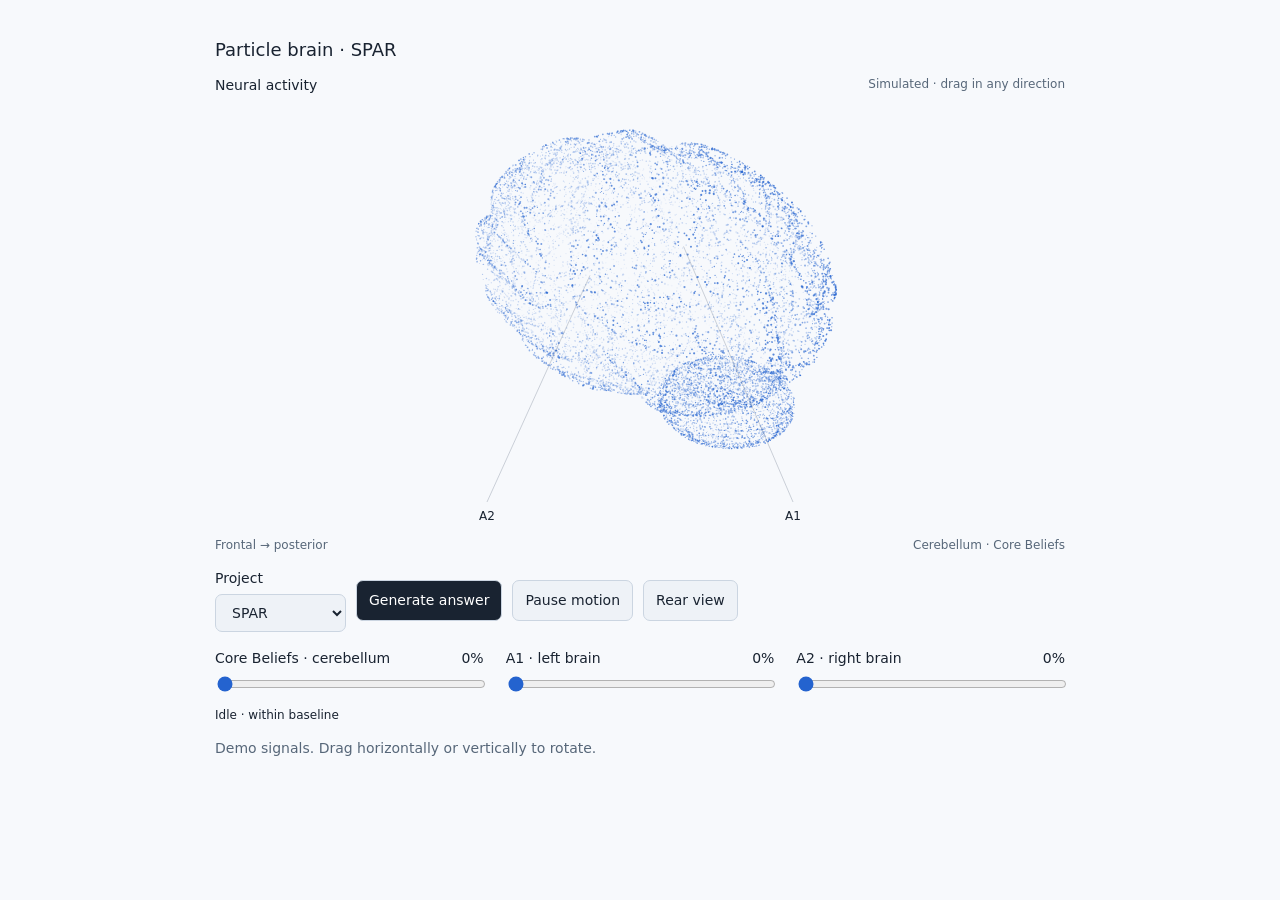
<file: assets/mock-brain/index.html>
<!doctype html>
<html lang="en">
<head>
<meta charset="utf-8">
<meta name="viewport" content="width=device-width,initial-scale=1">
<title>Particle brain · SPAR</title>
<style>
:root{color-scheme:light dark}body{margin:0;background:light-dark(#f7f9fc,#0c1421);color:light-dark(#192331,#e4edf9);font:14px/1.5 system-ui,sans-serif}main{max-width:850px;margin:auto;padding:24px}h1{font-size:18px;font-weight:500}p{color:light-dark(#576779,#99a9bc)}
</style>
</head>
<body><main><h1>Particle brain · SPAR</h1><div id="brain"></div><p>Demo signals. Drag horizontally or vertically to rotate.</p></main>
<script type="module">
import {createParticleBrain} from './particle-brain.js';
const brain=createParticleBrain(document.getElementById('brain'),{mode:'spar'});
window.brain=brain;
window.addEventListener('pagehide',()=>brain.destroy(),{once:true});
</script>
</body></html>
</file>
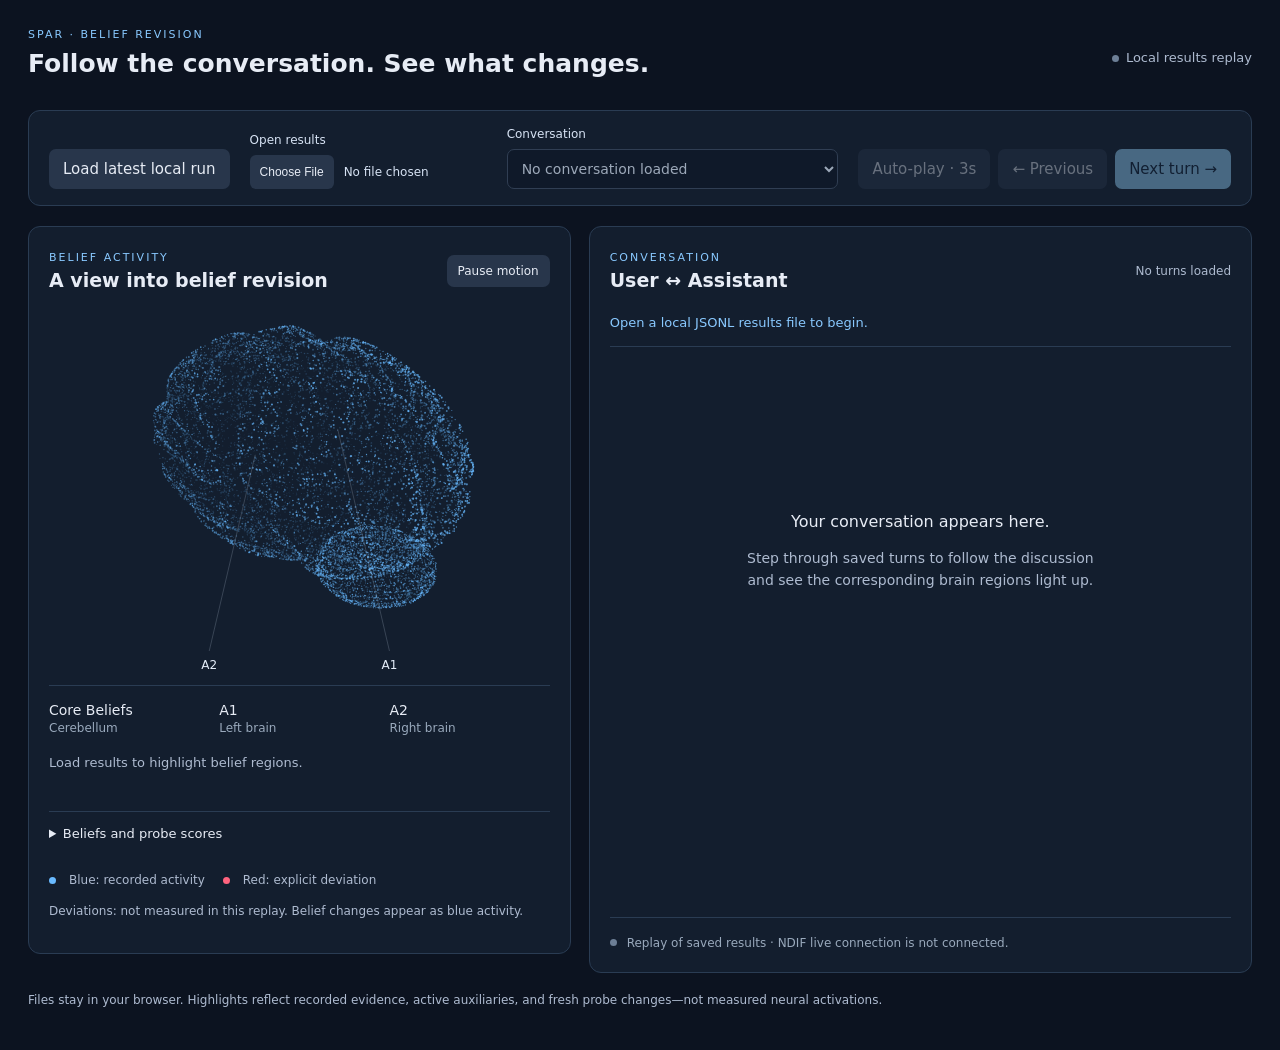
<file: assets/mock-brain/results.html>
<!doctype html>
<html lang="en">
<head>
<meta charset="utf-8"><meta name="viewport" content="width=device-width,initial-scale=1">
<title>SPAR · Belief revision</title>
<link rel="stylesheet" href="./results.css">
</head>
<body>
<header class="header"><div><div class="tag">SPAR · BELIEF REVISION</div><h1>Follow the conversation. See what changes.</h1></div><div class="session-status"><span class="dot"></span>Local results replay</div></header>
<section class="toolbar" aria-label="Replay controls">
<button id="latest" class="secondary">Load latest local run</button>
<label class="file-label">Open results<input id="file" type="file" accept=".jsonl,.ndjson"></label>
<label class="conversation-picker">Conversation<select id="conversation" disabled><option>No conversation loaded</option></select></label>
<div class="turn-controls"><button id="autoplay" class="secondary" aria-pressed="false" disabled>Auto-play · 3s</button><button id="previous" class="secondary" disabled>← Previous</button><button id="next" disabled>Next turn →</button></div>
</section>
<p id="error" role="alert"></p>
<div class="columns">
<section class="card brain-card" aria-labelledby="brain-title">
<div class="panel-heading"><div><span class="tag">BELIEF ACTIVITY</span><h2 id="brain-title">A view into belief revision</h2></div><button id="pause" class="secondary">Pause motion</button></div>
<div id="brain" class="brain"></div>
<div class="region-key"><span><b>Core Beliefs</b>Cerebellum</span><span><b>A1</b>Left brain</span><span><b>A2</b>Right brain</span></div>
<p id="reasons" class="indicator" aria-live="polite">Load results to highlight belief regions.</p>
<details class="details"><summary>Beliefs and probe scores</summary><p id="beliefs" class="meta">No measurements loaded.</p><div id="claims" class="meta">Belief descriptions appear here.</div></details>
<p class="meta legend"><span class="dot blue"></span>Blue: recorded activity <span class="dot red"></span>Red: explicit deviation</p>
<p class="meta">Deviations: not measured in this replay. Belief changes appear as blue activity.</p>
</section>
<section class="card chat-card" aria-labelledby="chat-title">
<div class="panel-heading"><div><span class="tag">CONVERSATION</span><h2 id="chat-title">User ↔ Assistant</h2></div><span id="position" class="meta">No turns loaded</span></div>
<p id="summary" class="chat-status" role="status">Open a local JSONL results file to begin.</p>
<div id="transcript" class="transcript" role="region" aria-label="Conversation transcript" tabindex="0"><div class="empty"><h3>Your conversation appears here.</h3><p>Step through saved turns to follow the discussion and see the corresponding brain regions light up.</p></div></div>
<div class="chat-footer"><span class="dot"></span><span>Replay of saved results · NDIF live connection is not connected.</span></div>
</section>
</div>
<p class="page-note">Files stay in your browser. Highlights reflect recorded evidence, active auxiliaries, and fresh probe changes—not measured neural activations.</p>
<script type="module" src="./results-viewer.js?v=5"></script>
</body></html>
</file>
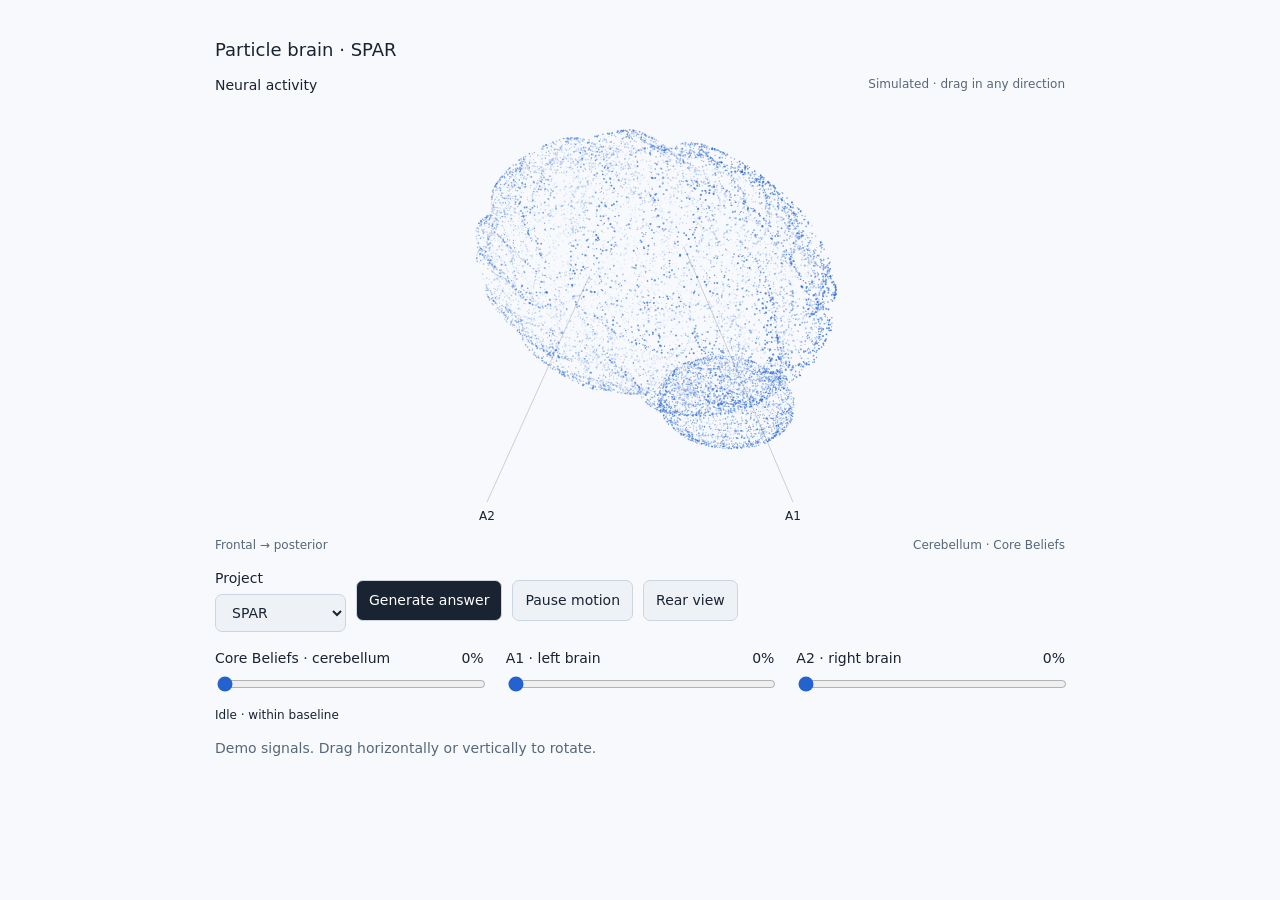
<file: assets/mock-brain/standalone.html>
<!doctype html>
<html lang="en">
<head>
<meta charset="utf-8">
<meta name="viewport" content="width=device-width,initial-scale=1">
<title>Particle brain · SPAR</title>
<style>
:root{color-scheme:light dark}body{margin:0;background:light-dark(#f7f9fc,#0c1421);color:light-dark(#192331,#e4edf9);font:14px/1.5 system-ui,sans-serif}main{max-width:850px;margin:auto;padding:24px}h1{font-size:18px;font-weight:500}p{color:light-dark(#576779,#99a9bc)}
</style>
</head>
<body><main><h1>Particle brain · SPAR</h1><div id="brain"></div><p>Demo signals. Drag horizontally or vertically to rotate.</p></main>
<script type="module">
/** Mount an isolated, dependency-free particle-brain renderer. See README.md. */
function createParticleBrain(container, options = {}) {
  if (!(container instanceof Element)) throw new TypeError('Expected a DOM element');
  const host = document.createElement('div');
  container.append(host);
  const shadow = host.attachShadow({mode: 'open'});
  const styleLink = document.createElement('style');
  styleLink.textContent = "\n:host{display:block;color-scheme:light dark;--blue:light-dark(#2463cf,#69baff);--red:light-dark(#d32640,#ff637e);--foreground:light-dark(#192331,#e4edf9);--muted-foreground:light-dark(#576779,#99a9bc);font:14px/1.5 system-ui,sans-serif;color:var(--foreground)}\n*{box-sizing:border-box}\n.particle-brain{--blue:var(--brain-blue,light-dark(#2463cf,#69baff));--red:var(--brain-red,light-dark(#d32640,#ff637e));--foreground:var(--brain-text,light-dark(#192331,#e4edf9));--muted-foreground:var(--brain-muted,light-dark(#576779,#99a9bc));color:var(--foreground)}\n.text-small{font-size:12px}.text-muted{color:var(--muted-foreground)}\n.viz-controls{display:flex;align-items:center;gap:10px;flex-wrap:wrap}\n.form-label{display:flex;flex-direction:column;gap:5px}\n.btn,.form-select{font:inherit;color:var(--foreground);background:light-dark(#eef2f7,#202c3e);border:1px solid light-dark(#cbd5e1,#435169);border-radius:7px;padding:9px 12px;cursor:pointer}\n.btn-primary{background:var(--foreground);color:light-dark(#fff,#101824)}\n.form-range{width:100%;accent-color:var(--blue)}\nbutton:focus-visible,input:focus-visible,select:focus-visible{outline:2px solid var(--blue);outline-offset:3px}\n\n.particle-brain{width:100%}.particle-brain .stage{height:440px;position:relative}.particle-brain canvas{width:100%;height:100%;display:block;touch-action:none;cursor:grab}.particle-brain canvas:active{cursor:grabbing}.particle-brain .caption{display:flex;justify-content:space-between;gap:12px;flex-wrap:wrap}.particle-brain .controls{margin-top:14px}.particle-brain .fields{display:flex;gap:22px;flex-wrap:wrap;margin-top:16px}.particle-brain .field{flex:1;min-width:150px}.particle-brain .readout{display:flex;justify-content:space-between;gap:12px}.particle-brain [hidden]{display:none!important}@media(max-width:480px){.particle-brain .stage{height:330px}}\n\n.particle-brain .stage{height:var(--brain-height,440px)}\n@media(max-width:480px){.particle-brain .stage{height:var(--brain-height,330px)}}\n";
  shadow.append(styleLink);
  const template = document.createElement('template');
  template.innerHTML = "<div class=\"particle-brain\">\n<div class=\"caption\"><span>Neural activity</span><span class=\"text-small text-muted\">Simulated \u00b7 drag in any direction</span></div>\n<div class=\"stage\"><canvas role=\"img\" aria-label=\"A floating particle brain with pronounced folds and a softly joined center. In SPAR mode the cerebellum represents Core Beliefs; the left and right cerebral hemispheres represent A1 and A2.\"></canvas></div>\n<div class=\"caption text-small text-muted\"><span>Frontal \u2192 posterior</span><span data-mapping>Cerebellum \u00b7 inactive</span></div>\n<div class=\"viz-controls controls\">\n<label class=\"form-label\">Project<select class=\"form-select\" data-mode><option value=\"hasbro\">Hasbro Prep</option><option value=\"spar\">SPAR</option></select></label>\n<button type=\"button\" class=\"btn btn-primary\" data-generate>Generate answer</button>\n<button type=\"button\" class=\"btn\" data-pause aria-pressed=\"false\">Pause motion</button>\n<button type=\"button\" class=\"btn btn-ghost\" data-view>Rear view</button>\n</div>\n<div class=\"fields\">\n<label class=\"form-label field\"><span class=\"readout\"><span data-core-label>Regional deviation</span><output data-value=\"0\">0%</output></span><input class=\"form-range\" type=\"range\" min=\"0\" max=\"100\" value=\"0\" data-region=\"0\" aria-label=\"Core brain deviation\"></label>\n<label class=\"form-label field\" data-support hidden><span class=\"readout\"><span>A1 \u00b7 left brain</span><output data-value=\"1\">0%</output></span><input class=\"form-range\" type=\"range\" min=\"0\" max=\"100\" value=\"0\" data-region=\"1\" aria-label=\"Supporting belief a1 deviation\"></label>\n<label class=\"form-label field\" data-support hidden><span class=\"readout\"><span>A2 \u00b7 right brain</span><output data-value=\"2\">0%</output></span><input class=\"form-range\" type=\"range\" min=\"0\" max=\"100\" value=\"0\" data-region=\"2\" aria-label=\"Supporting belief a2 deviation\"></label>\n</div>\n<div class=\"text-small\" aria-live=\"polite\" data-status style=\"margin-top:12px\"></div>\n</div>";
  shadow.append(template.content.cloneNode(true));
  const root = shadow.querySelector('.particle-brain');
  if (options.controls === false) {
    root.querySelectorAll('.caption,.controls,.fields,[data-status]').forEach(el => el.hidden = true);
  }
  let destroyed = false, frame = 0, controlled = false, externalProgress = null;

const canvas=root.querySelector('canvas'),ctx=canvas.getContext('2d'),modeControl=root.querySelector('[data-mode]'),generate=root.querySelector('[data-generate]'),pause=root.querySelector('[data-pause]'),view=root.querySelector('[data-view]'),status=root.querySelector('[data-status]');
const reduced=matchMedia('(prefers-reduced-motion: reduce)');
let seed=712;function random(){seed=(seed*1664525+1013904223)>>>0;return seed/4294967296}const points=[];
// Sculpted particle cortex: coherent winding ridges and deeper, sparse sulci.
for(const side of [-1,1])for(let i=0;i<5400;i++){
const u=random()*Math.PI*2,c=random(),s=Math.sqrt(1-c*c),a=Math.cos(u)*s,b=Math.sin(u)*s;
const phase=11*u+2.3*Math.sin(3*u+5*c)+2.8*Math.sin(7*c+u)+side*.4*c;
const ridge=(.5+.5*Math.cos(phase))**.65;
const sulcus=Math.exp(-Math.pow((a+.05+.24*b)/.045,2))*.10;
const lateral=Math.exp(-Math.pow((b+.29+.14*a)/.043,2))*.09*(.4+.6*c);
const fold=.90+.115*ridge-sulcus-lateral;
const shell=random()<.94?1:.72+random()*.23;
let x=1.49*a*fold*shell,y=1.02*b*fold*shell+.22-.075*a,z=side*.86*c*fold*shell;
// Lower posterior cortex settles over the tucked-in cerebellum.
if(y<-.12)y-=.035*Math.exp(-Math.pow((x-.9)/.5,2));
const brightness=(.32+.68*ridge)*(shell<1?.38:1)*(1-sulcus*5)*(1-lateral*5);
points.push({x,y,z,kind:0,region:side<0?1:2,brightness,seed:random()*6.28,r:.42+random()*.52});}
// A single tucked-in cerebellar envelope; both halves represent Core Beliefs in SPAR.
for(const side of [-1,1])for(let i=0;i<1450;i++){
const u=random()*Math.PI*2,c=random(),s=Math.sqrt(1-c*c),b=Math.sin(u)*s,ridge=(.5+.5*Math.cos(29*b+1.3*Math.sin(3*u)*c))**.6,f=.94+.075*ridge;
points.push({x:.78+.50*Math.cos(u)*s*f,y:-.66+.30*b*f,z:side*.49*c*f,kind:1,region:0,brightness:.35+.65*ridge,seed:random()*6.28,r:.38+random()*.43});}
let w=700,h=440,t=0,last=0,running=false,started=0,paused=reduced.matches,mode='spar',deviations=[0,0,0],smooth=[0,0,0],activity=[0,0,0],angle=-.60,targetAngle=-.60,tilt=.27,targetTilt=.27,rear=false,drag=null;
let blue,red,neutral,foreground;
function color(token){const e=document.createElement('span');e.style.color='var('+token+')';root.append(e);const c=getComputedStyle(e).color;e.remove();return c;}
function colors(){blue=color('--blue');red=color('--red');neutral=color('--muted-foreground');foreground=color('--foreground')}colors();
const themeObserver=new MutationObserver(colors);themeObserver.observe(document.documentElement,{attributes:true,attributeFilter:['class','style','data-theme']});
function resize(){const rect=canvas.getBoundingClientRect();w=rect.width;h=rect.height;const d=Math.min(devicePixelRatio||1,2);canvas.width=Math.round(w*d);canvas.height=Math.round(h*d);ctx.setTransform(d,0,0,d,0,0)}const sizeObserver=new ResizeObserver(resize);sizeObserver.observe(canvas);
function save(){host.dispatchEvent(new CustomEvent('brainchange',{detail:getState()}))}
function report(){root.querySelectorAll('[data-region]').forEach(e=>{e.value=Math.round(deviations[Number(e.dataset.region)]*100)});root.querySelectorAll('[data-value]').forEach(e=>{e.value=Math.round(deviations[Number(e.dataset.value)]*100)+'%'});root.querySelectorAll('[data-support]').forEach(e=>e.hidden=mode!=='spar');root.querySelector('[data-core-label]').textContent=mode==='spar'?'Core Beliefs · cerebellum':'Regional deviation';root.querySelector('[data-mapping]').textContent=mode==='spar'?'Cerebellum · Core Beliefs':'Cerebellum · inactive';modeControl.value=mode;const bad=deviations.map((d,i)=>d>.35&&(mode==='spar'||i===0)?['core','a1','a2'][i]:null).filter(Boolean);status.textContent=(running?'Generating':'Idle')+' · '+(bad.length?'Deviation: '+(mode==='spar'?bad.join(', '):'cortical region'):'within baseline')+(paused?' · motion paused':'');pause.textContent=paused?'Resume motion':'Pause motion';pause.setAttribute('aria-pressed',String(paused));generate.textContent=running?'Stop generation':'Generate answer';view.textContent=rear?'Three-quarter view':'Rear view'}
const clamp=v=>Math.max(0,Math.min(1,Number(v)||0));
root.querySelectorAll('[data-region]').forEach(e=>e.addEventListener('input',()=>{deviations[Number(e.dataset.region)]=Number(e.value)/100;report();save()}));modeControl.addEventListener('change',()=>{mode=modeControl.value;report();save()});pause.addEventListener('click',()=>{paused=!paused;report();save()});generate.addEventListener('click',()=>{controlled=false;externalProgress=null;running=!running;started=t;report()});view.addEventListener('click',()=>{rear=!rear;targetAngle=rear?-Math.PI/2:-.60;targetTilt=.27;report();save()});
canvas.addEventListener('pointerdown',e=>{if(e.button!==0)return;drag={x:e.clientX,y:e.clientY,angle:targetAngle,tilt:targetTilt};canvas.setPointerCapture(e.pointerId)});canvas.addEventListener('pointermove',e=>{if(!drag)return;targetAngle=drag.angle+(e.clientX-drag.x)*.007;targetTilt=Math.max(-1.4,Math.min(1.4,drag.tilt+(e.clientY-drag.y)*.007))});canvas.addEventListener('pointerup',()=>{drag=null;save()});canvas.addEventListener('pointercancel',()=>{drag=null});canvas.addEventListener('lostpointercapture',()=>{drag=null});report();
function project(x,y,z){const yaw=angle+Math.sin(t*.23)*.10,roll=-.035+Math.sin(t*.31)*.018,pitch=tilt;
let xx=x*Math.cos(yaw)+z*Math.sin(yaw),zz=-x*Math.sin(yaw)+z*Math.cos(yaw),yy=y*Math.cos(pitch)-zz*Math.sin(pitch);zz=y*Math.sin(pitch)+zz*Math.cos(pitch);
const nx=xx*Math.cos(roll)-yy*Math.sin(roll),ny=xx*Math.sin(roll)+yy*Math.cos(roll),scale=Math.min(w/3.85,h/3.4),perspective=5.8/(5.8-zz);
return {x:w*.5+nx*scale*perspective,y:h*.45-ny*scale*perspective+Math.sin(t*.8)*4,z:zz,k:perspective}}
function draw(now){if(destroyed)return;const dt=Math.min((now-last)/1000||0,.05);last=now;if(!paused)t+=dt;angle+=(targetAngle-angle)*Math.min(1,dt*7);tilt+=(targetTilt-tilt)*Math.min(1,dt*7);smooth=smooth.map((v,i)=>v+(deviations[i]-v)*Math.min(1,dt*5));if(running&&!controlled&&t-started>9){running=false;report()}
ctx.clearRect(0,0,w,h);const progress=running?(externalProgress??(controlled?((t-started)%9)/9:(t-started)/9)):0,front=-1.7+3.5*progress;
const plotted=points.map(p=>{const q=project(p.x,p.y,p.z),active=p.kind===0||mode==='spar';let wave=running&&active?(p.kind===0?Math.exp(-Math.pow((p.x-front)/.26,2)):Math.exp(-Math.pow((progress-(p.kind===1?.35:.65))/.17,2))):0;const glow=mode==='spar'?activity[p.region]:activity[0];const hot=Math.max(glow,wave*(.5+.5*(.5+.5*Math.sin(t*4+p.seed*11))**6));const local=p.kind===0?(mode==='spar'?1:Math.exp(-Math.pow((p.x-.32)/.39,4))):1;return {p,q,hot,red:active?local*smooth[mode==='spar'?p.region:0]:0,active}}).sort((a,b)=>a.q.z-b.q.z);
for(const a of plotted){const {p,q,hot}=a;const depth=Math.max(.1,Math.min(1,(q.z+1.3)/2.3));const alpha=(.12+.65*depth)*p.brightness+(hot*.37);const r=p.r*q.k*(1+hot*.9);ctx.fillStyle=a.active?blue:neutral;ctx.globalAlpha=Math.min(1,alpha*(a.active?1:.65));ctx.beginPath();ctx.arc(q.x,q.y,r,0,6.283);ctx.fill();
if(a.red>.01){ctx.fillStyle=red;ctx.globalAlpha=Math.min(.95,a.red*(.3+.6*depth)*p.brightness);ctx.beginPath();ctx.arc(q.x,q.y,r+.15,0,6.283);ctx.fill()}
if(hot>.4||(a.red>.5&&p.seed>5.6)){ctx.fillStyle=a.red>.35?red:blue;ctx.globalAlpha=.045*(hot+a.red);ctx.beginPath();ctx.arc(q.x,q.y,r*4,0,6.283);ctx.fill();ctx.globalAlpha=.12*(hot+a.red);ctx.beginPath();ctx.arc(q.x,q.y,r*1.9,0,6.283);ctx.fill()}}
// Label anatomical halves as they rotate.
if(mode==='spar'){
const anchors=[{q:project(0,.3,-.65),text:'A1',id:1},{q:project(0,.3,.65),text:'A2',id:2}].sort((a,b)=>a.q.x-b.q.x);
anchors.forEach((a,i)=>{const x=w*(i===0?.32:.68),y=h-16;ctx.globalAlpha=.4;ctx.strokeStyle=deviations[a.id]>.35?red:neutral;ctx.lineWidth=.7;ctx.beginPath();ctx.moveTo(a.q.x,a.q.y);ctx.lineTo(x,y-18);ctx.stroke();ctx.globalAlpha=1;ctx.fillStyle=foreground;ctx.font=getComputedStyle(status).font;ctx.textAlign='center';ctx.fillText(a.text,x,y)})}
ctx.globalAlpha=1;frame=requestAnimationFrame(draw)}
setState(options);resize();frame=requestAnimationFrame(draw);

function getState() {
  return {mode, generating:running, progress:externalProgress, deviations:[...deviations], activity:[...activity], paused, yaw:targetAngle, pitch:targetTilt};
}
function setState(next = {}) {
  if (destroyed) return;
  if (next.mode !== undefined) {
    if (!['hasbro','spar'].includes(next.mode)) throw new RangeError('mode must be hasbro or spar');
    mode = next.mode;
  }
  if (next.deviations !== undefined) {
    if (!Array.isArray(next.deviations) || next.deviations.length !== 3) throw new TypeError('deviations must be [core, a1, a2]');
    deviations = next.deviations.map(clamp);
  }
  if (next.activity !== undefined) {
    if (!Array.isArray(next.activity) || next.activity.length !== 3) throw new TypeError('activity must be [core, a1, a2]');
    activity = next.activity.map(clamp);
  }
  if (next.deviation !== undefined) deviations[0] = clamp(next.deviation);
  if (next.progress !== undefined) externalProgress = next.progress === null ? null : clamp(next.progress);
  if (next.paused !== undefined) paused = Boolean(next.paused);
  if (next.generating !== undefined) {
    if (next.generating && !running) started = t;
    running = Boolean(next.generating);
    controlled = true;
  }
  report();
}
function setView({yaw=targetAngle,pitch=targetTilt} = {}) {
  if (destroyed) return;
  if (Number.isFinite(yaw)) targetAngle=yaw;
  if (Number.isFinite(pitch)) targetTilt=Math.max(-1.4,Math.min(1.4,pitch));
}
function onReducedMotion(event) { paused=event.matches; report(); }
reduced.addEventListener('change',onReducedMotion);
styleLink.addEventListener('load',colors);
return {
  element:host, setState, getState, setView, refreshTheme:colors,
  destroy() {
    if (destroyed) return;
    destroyed=true;
    cancelAnimationFrame(frame);
    sizeObserver.disconnect();
    themeObserver.disconnect();
    reduced.removeEventListener('change',onReducedMotion);
    styleLink.removeEventListener('load',colors);
    host.remove();
  }
};
}

const brain=createParticleBrain(document.getElementById('brain'),{mode:'spar'});
window.brain=brain;
window.addEventListener('pagehide',()=>brain.destroy(),{once:true});
</script>
</body></html>
</file>
<file: assets/mock-brain/results.css>
:root{color-scheme:dark;font:15px system-ui;color:#e7ecf5;background:#0c1320}*{box-sizing:border-box}body{max-width:1600px;margin:auto;padding:28px}h1{font-size:25px;margin:8px 0}h2{font-size:19px;margin:4px 0}h3{font-size:16px;font-weight:500}p{color:#aebbd0;line-height:1.6}.tag{color:#89c9ff;font-size:11px;letter-spacing:2px}.header{display:flex;justify-content:space-between;gap:24px;align-items:center;margin-bottom:24px}.session-status{font-size:13px;color:#aebbd0;white-space:nowrap}.dot{display:inline-block;width:7px;height:7px;border-radius:50%;background:#6d7f96;margin-right:7px}.dot.blue{background:#69baff}.dot.red{background:#ff637e}.toolbar{display:flex;gap:20px;align-items:end;flex-wrap:wrap;background:#131e2e;border:1px solid #2a3c53;border-radius:12px;padding:16px 20px}label{display:flex;flex-direction:column;gap:8px;color:#d7e3f4;font-size:12px;min-width:0}input,select{font:inherit;color:inherit;max-width:100%}select{background:#0e1827;border:1px solid #3d4c63;border-radius:7px;padding:10px;width:100%;font-size:14px}.file-label{flex:1;min-width:200px}.conversation-picker{flex:1.4;min-width:200px}input[type=file]{font-size:12px}input::file-selector-button{background:#28364b;color:#e7ecf5;border:0;border-radius:6px;padding:10px;margin-right:10px;cursor:pointer}.turn-controls{display:flex;gap:8px;flex-wrap:wrap}button{background:#98d8ff;color:#102139;border:0;border-radius:7px;padding:11px 14px;font:inherit;cursor:pointer}button:disabled{opacity:.4;cursor:default}.secondary{background:#28364b;color:#e7ecf5}button:focus-visible,select:focus-visible,input:focus-visible,summary:focus-visible,.transcript:focus-visible{outline:2px solid #89c9ff;outline-offset:3px}.columns{display:grid;grid-template-columns:minmax(0,.9fr) minmax(0,1.1fr);gap:18px;margin-top:20px;align-items:start}.card{background:#131e2e;border:1px solid #2a3c53;border-radius:12px;padding:20px;min-width:0}.brain-card{position:sticky;top:18px}.panel-heading{display:flex;justify-content:space-between;gap:12px;align-items:center}.panel-heading button{font-size:12px;padding:9px 11px;flex-shrink:0}.brain{--brain-height:390px;--brain-blue:#69baff;--brain-red:#ff637e;--brain-text:#e4edf9;--brain-muted:#99a9bc}.region-key{display:grid;grid-template-columns:repeat(3,minmax(0,1fr));gap:10px;border-top:1px solid #2a3c53;padding-top:16px}.region-key span{font-size:12px;color:#99a9bc}.region-key b{display:block;color:#e7ecf5;font-size:14px;font-weight:500;margin-bottom:3px}.indicator{font-size:13px;min-height:42px;margin:18px 0 4px}.details{border-top:1px solid #2a3c53;margin-top:16px}.details summary{cursor:pointer;padding:14px 0;font-size:13px}.meta{font-size:12px;color:#aebbd0;overflow-wrap:anywhere}.legend{display:flex;align-items:center;gap:6px;flex-wrap:wrap;margin:16px 0 0}.legend .red{margin-left:12px}.chat-status{font-size:13px;color:#89c9ff;padding:12px 0;margin:6px 0 0;border-bottom:1px solid #2a3c53}.transcript{height:570px;overflow:auto;overscroll-behavior:contain;padding:20px 4px;scrollbar-color:#3d4c63 transparent}.empty{max-width:360px;margin:145px auto;text-align:center}.empty p{font-size:14px}.exchange{padding:0 0 22px;margin-bottom:22px;border-bottom:1px solid #2a3c53}.exchange:last-child{margin-bottom:0}.turn-heading{font-size:11px;letter-spacing:1px;text-transform:uppercase;color:#99a9bc;margin-bottom:16px}.exchange.current .turn-heading{color:#89c9ff}.message{max-width:94%;margin-bottom:16px}.message.user{margin-left:auto}.speaker{font-size:12px;color:#aebbd0;margin-bottom:6px}.message.user .speaker{text-align:right}.bubble{white-space:pre-wrap;overflow-wrap:anywhere;line-height:1.65;padding:13px 16px;border-radius:12px;background:#1b293c;color:#e7ecf5}.user .bubble{background:#223d53;border-bottom-right-radius:3px}.assistant .bubble{border-bottom-left-radius:3px}.chat-footer{display:flex;gap:3px;align-items:center;color:#99a9bc;font-size:12px;border-top:1px solid #2a3c53;padding-top:16px;line-height:1.5}.chat-footer .dot{flex-shrink:0}.page-note{font-size:12px;margin-top:18px}#error{color:#ff879b;overflow-wrap:anywhere}#error:empty{display:none}#claims{white-space:pre-line}#position{text-align:right}
@media(max-width:900px){body{padding:16px}.columns{grid-template-columns:1fr}.brain-card{position:static}.brain{--brain-height:310px}.header{align-items:start;flex-direction:column;gap:6px}.transcript{height:480px}.empty{margin:100px auto}.toolbar{padding:16px}.panel-heading{flex-wrap:wrap}h1{font-size:23px}.message{max-width:100%}}
@media(prefers-reduced-motion:reduce){*{scroll-behavior:auto!important}}
</file>
